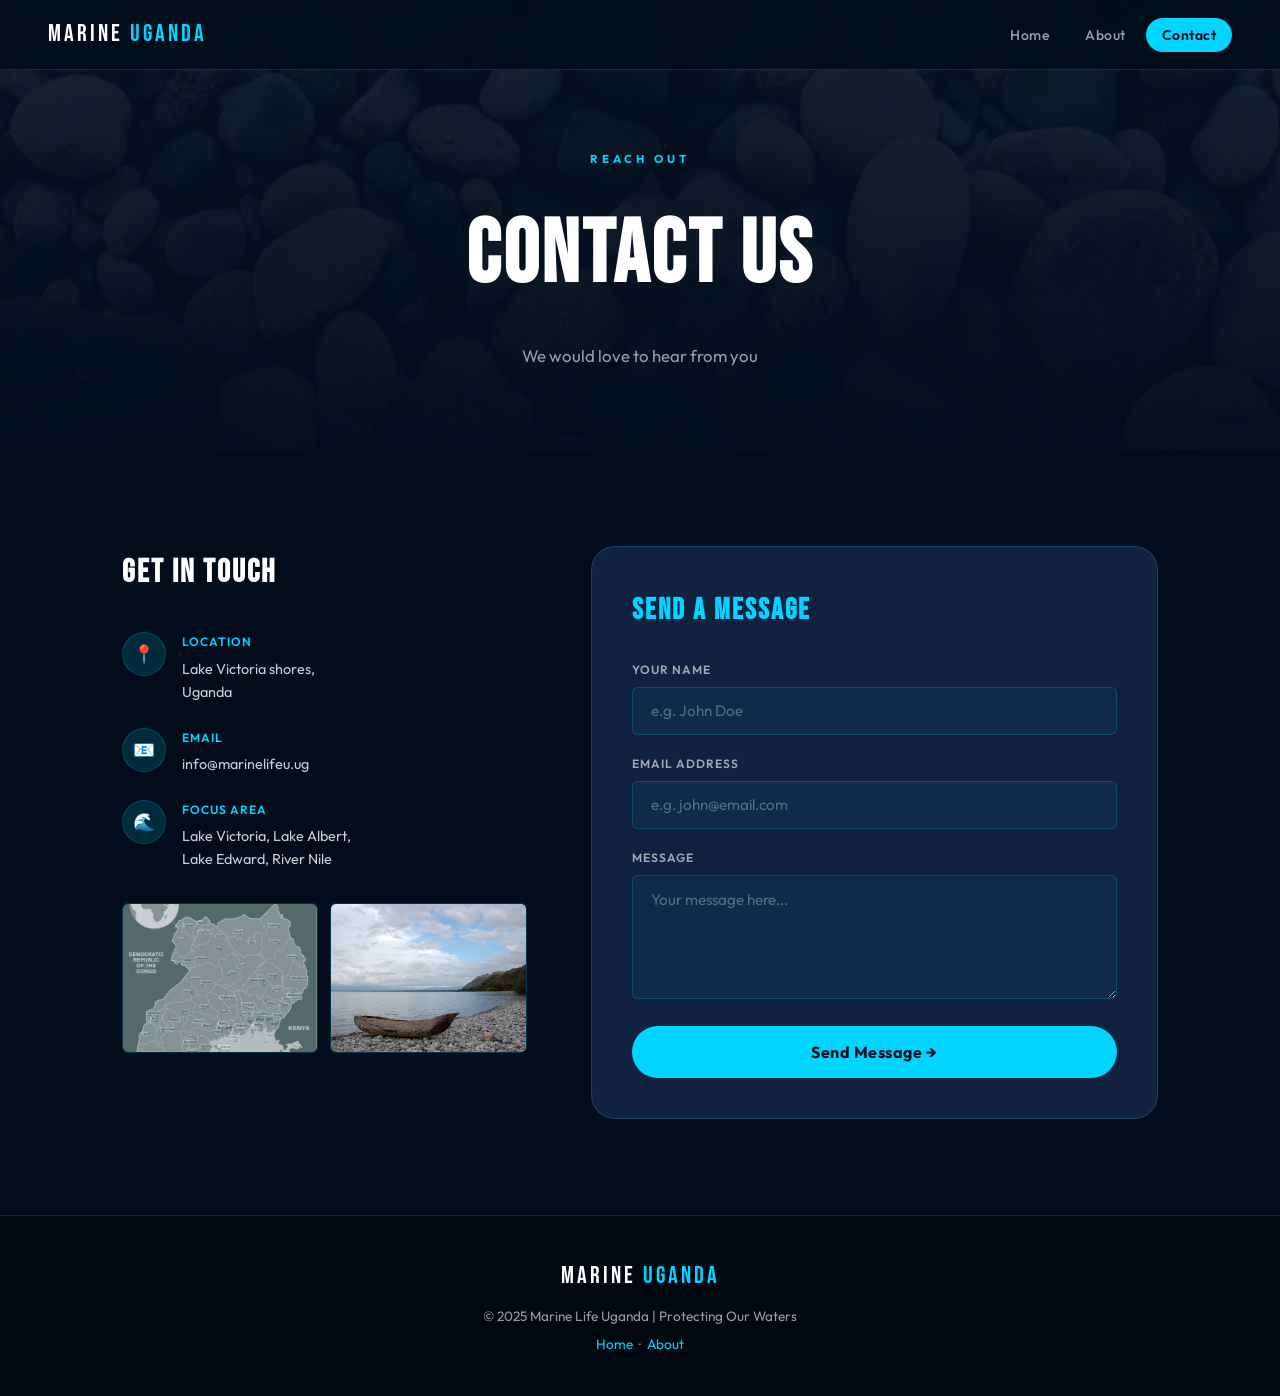
<file: contact.html>
<!DOCTYPE html>
<html lang="en">
<head>
  <meta charset="UTF-8">
  <meta name="viewport" content="width=device-width, initial-scale=1.0">
  <title>Contact Us - Marine Life in Uganda</title>
  <link rel="stylesheet" href="style.css">
</head>
<body>

  <!-- ===== NAVBAR ===== -->
  <nav class="navbar">
    <div class="nav-logo">MARINE <span>UGANDA</span></div>
    <ul>
      <li><a href="index.html">Home</a></li>
      <li><a href="about.html">About</a></li>
      <li><a href="contact.html" class="active">Contact</a></li>
    </ul>
  </nav>

  <!-- ===== PAGE HERO ===== -->
  <div class="page-hero">
    <div class="page-hero-bg" style="background-image: url('pexels-scottwebb-1029604.jpg');"></div>
    <div class="page-hero-overlay"></div>
    <div class="page-hero-content">
      <span class="section-eyebrow">Reach Out</span>
      <h1>CONTACT US</h1>
      <p>We would love to hear from you</p>
    </div>
  </div>

  <!-- ===== CONTACT SECTION ===== -->
  <section class="contact-section">
    <div class="section-wrap">
      <div class="contact-grid">

        <!-- Info -->
        <div class="contact-info-box">
          <h2>Get In Touch</h2>

          <div class="contact-detail">
            <div class="contact-icon">📍</div>
            <div class="contact-detail-text">
              <strong>Location</strong>
              <p>Lake Victoria shores,<br>Uganda</p>
            </div>
          </div>

          <div class="contact-detail">
            <div class="contact-icon">📧</div>
            <div class="contact-detail-text">
              <strong>Email</strong>
              <p>info@marinelifeu.ug</p>
            </div>
          </div>

          <div class="contact-detail">
            <div class="contact-icon">🌊</div>
            <div class="contact-detail-text">
              <strong>Focus Area</strong>
              <p>Lake Victoria, Lake Albert,<br>Lake Edward, River Nile</p>
            </div>
          </div>

          <div class="map-images">
            <img src="Screenshot 2025-10-31 3.00.42 PM.png" alt="Map">
            <img src="africa-3501963.jpg" alt="Lake Uganda">
          </div>
        </div>

        <!-- Form -->
        <div class="contact-form-box">
          <h3>SEND A MESSAGE</h3>
          <form id="contact-form">
            <div class="form-group">
              <label for="name">Your Name</label>
              <input type="text" id="name" placeholder="e.g. John Doe" required>
            </div>
            <div class="form-group">
              <label for="email">Email Address</label>
              <input type="email" id="email" placeholder="e.g. john@email.com" required>
            </div>
            <div class="form-group">
              <label for="message">Message</label>
              <textarea id="message" rows="5" placeholder="Your message here..." required></textarea>
            </div>
            <button type="submit" class="submit-btn">Send Message →</button>
          </form>
        </div>

      </div>
    </div>
  </section>

  <!-- ===== FOOTER ===== -->
  <footer>
    <span class="footer-logo">MARINE <span>UGANDA</span></span>
    <p>© 2025 Marine Life Uganda | Protecting Our Waters</p>
    <p style="margin-top:0.3rem;"><a href="index.html" style="color:var(--cyan);">Home</a> &nbsp;·&nbsp; <a href="about.html" style="color:var(--cyan);">About</a></p>
  </footer>

  <script src="script.js"></script>
</body>
</html>
</file>
<file: style.css>
/* =============================================
   MARINE LIFE UGANDA
   Deep Ocean Editorial Theme
   Fonts: Bebas Neue + Inter
   Palette: Deep Navy + Electric Cyan + White
   ============================================= */

@import url('https://fonts.googleapis.com/css2?family=Bebas+Neue&family=Outfit:wght@300;400;500;600;700&display=swap');

/* --- CSS Variables --- */
:root {
  --navy:        #020c1b;
  --navy-mid:    #0a1628;
  --navy-light:  #112240;
  --cyan:        #00d4ff;
  --cyan-dark:   #0096c7;
  --cyan-glow:   rgba(0,212,255,0.15);
  --white:       #ffffff;
  --off-white:   #e8f4f8;
  --text-dim:    rgba(255,255,255,0.6);
  --text-mid:    rgba(255,255,255,0.8);
  --border:      rgba(0,212,255,0.2);
  --shadow:      0 8px 32px rgba(0,0,0,0.4);
  --shadow-glow: 0 0 40px rgba(0,212,255,0.15);
  --radius-sm:   6px;
  --radius-md:   14px;
  --radius-lg:   24px;
}

/* --- Reset & Base --- */
*, *::before, *::after { box-sizing: border-box; margin: 0; padding: 0; }
html { scroll-behavior: smooth; }

body {
  font-family: 'Outfit', sans-serif;
  background: var(--navy);
  color: var(--white);
  line-height: 1.7;
  overflow-x: hidden;
}

a { text-decoration: none; color: inherit; }
img { max-width: 100%; display: block; }

/* =============================================
   NAVBAR
   ============================================= */

.navbar {
  position: fixed;
  top: 0;
  left: 0;
  right: 0;
  z-index: 100;
  padding: 0 3rem;
  height: 70px;
  display: flex;
  align-items: center;
  justify-content: space-between;
  background: rgba(2,12,27,0.85);
  backdrop-filter: blur(16px);
  border-bottom: 1px solid var(--border);
  transition: background 0.3s;
}

.nav-logo {
  font-family: 'Bebas Neue', sans-serif;
  font-size: 1.5rem;
  letter-spacing: 3px;
  color: var(--white);
}

.nav-logo span { color: var(--cyan); }

nav ul {
  list-style: none;
  display: flex;
  gap: 0.25rem;
  align-items: center;
}

nav ul li a {
  color: var(--text-dim);
  font-size: 0.875rem;
  font-weight: 500;
  padding: 0.5rem 1rem;
  border-radius: 50px;
  letter-spacing: 0.5px;
  transition: all 0.25s;
}

nav ul li a:hover { color: var(--white); background: rgba(255,255,255,0.06); }

nav ul li a.active {
  color: var(--navy);
  background: var(--cyan);
  font-weight: 600;
}

/* =============================================
   HERO
   ============================================= */

.hero {
  position: relative;
  min-height: 100vh;
  display: flex;
  align-items: center;
  justify-content: center;
  text-align: center;
  overflow: hidden;
  background: var(--navy);
}

.hero-bg {
  position: absolute;
  inset: 0;
  background: url('pexels-francesco-ungaro-3410956.jpg') center center / cover no-repeat;
  opacity: 0.35;
  transform: scale(1.05);
  animation: slowZoom 20s ease infinite alternate;
}

@keyframes slowZoom {
  from { transform: scale(1.05); }
  to   { transform: scale(1.12); }
}

.hero-overlay {
  position: absolute;
  inset: 0;
  background: linear-gradient(
    180deg,
    rgba(2,12,27,0.3) 0%,
    rgba(2,12,27,0.1) 40%,
    rgba(2,12,27,0.9) 100%
  );
}

/* Animated water ripple effect */
.hero-ripple {
  position: absolute;
  inset: 0;
  background: radial-gradient(ellipse at 50% 120%, rgba(0,212,255,0.12) 0%, transparent 60%);
  animation: ripplePulse 4s ease-in-out infinite;
}

@keyframes ripplePulse {
  0%, 100% { opacity: 0.5; transform: scaleY(1); }
  50% { opacity: 1; transform: scaleY(1.1); }
}

.hero-content {
  position: relative;
  z-index: 1;
  max-width: 780px;
  padding: 2rem;
  animation: heroIn 1.2s ease both;
}

@keyframes heroIn {
  from { opacity: 0; transform: translateY(50px); }
  to   { opacity: 1; transform: translateY(0); }
}

.hero-tag {
  display: inline-flex;
  align-items: center;
  gap: 0.5rem;
  background: var(--cyan-glow);
  border: 1px solid var(--border);
  color: var(--cyan);
  font-size: 0.75rem;
  font-weight: 600;
  letter-spacing: 3px;
  text-transform: uppercase;
  padding: 0.4rem 1.2rem;
  border-radius: 50px;
  margin-bottom: 1.5rem;
}

.hero h1 {
  font-family: 'Bebas Neue', sans-serif;
  font-size: clamp(3.5rem, 10vw, 8rem);
  line-height: 0.95;
  letter-spacing: 2px;
  color: var(--white);
  margin-bottom: 1.5rem;
  text-shadow: 0 0 80px rgba(0,212,255,0.3);
}

.hero h1 span { color: var(--cyan); }

.hero p {
  font-size: 1.1rem;
  color: var(--text-mid);
  max-width: 520px;
  margin: 0 auto 2.5rem;
  line-height: 1.8;
}

.hero-cta {
  display: flex;
  gap: 1rem;
  justify-content: center;
  flex-wrap: wrap;
}

.btn {
  display: inline-block;
  padding: 0.85rem 2rem;
  border-radius: 50px;
  font-family: 'Outfit', sans-serif;
  font-weight: 600;
  font-size: 0.9rem;
  letter-spacing: 0.5px;
  transition: all 0.3s;
  cursor: pointer;
  border: none;
}

.btn-cyan {
  background: var(--cyan);
  color: var(--navy);
  box-shadow: 0 4px 20px rgba(0,212,255,0.35);
}

.btn-cyan:hover {
  background: var(--white);
  transform: translateY(-2px);
  box-shadow: 0 8px 30px rgba(0,212,255,0.45);
}

.btn-ghost {
  background: transparent;
  color: var(--white);
  border: 1.5px solid rgba(255,255,255,0.3);
}

.btn-ghost:hover {
  border-color: var(--cyan);
  color: var(--cyan);
  transform: translateY(-2px);
}

/* Scroll indicator */
.scroll-hint {
  position: absolute;
  bottom: 2rem;
  left: 50%;
  transform: translateX(-50%);
  display: flex;
  flex-direction: column;
  align-items: center;
  gap: 0.5rem;
  color: var(--text-dim);
  font-size: 0.75rem;
  letter-spacing: 2px;
  text-transform: uppercase;
  animation: bounce 2s ease infinite;
  z-index: 1;
}

.scroll-hint::after {
  content: '';
  width: 1px;
  height: 40px;
  background: linear-gradient(to bottom, var(--cyan), transparent);
}

@keyframes bounce {
  0%, 100% { transform: translateX(-50%) translateY(0); }
  50% { transform: translateX(-50%) translateY(8px); }
}

/* =============================================
   STATS BAR
   ============================================= */

.stats-bar {
  background: var(--navy-light);
  border-top: 1px solid var(--border);
  border-bottom: 1px solid var(--border);
  padding: 2rem;
  display: flex;
  justify-content: center;
  gap: 0;
}

.stat-item {
  text-align: center;
  padding: 0 3rem;
  border-right: 1px solid var(--border);
}

.stat-item:last-child { border-right: none; }

.stat-num {
  font-family: 'Bebas Neue', sans-serif;
  font-size: 2.5rem;
  color: var(--cyan);
  letter-spacing: 2px;
  line-height: 1;
}

.stat-lbl {
  font-size: 0.75rem;
  color: var(--text-dim);
  text-transform: uppercase;
  letter-spacing: 1.5px;
  margin-top: 0.3rem;
}

/* =============================================
   SECTION SHARED
   ============================================= */

.section-wrap {
  max-width: 1100px;
  margin: 0 auto;
  padding: 6rem 2rem;
}

.section-eyebrow {
  font-size: 0.72rem;
  font-weight: 700;
  letter-spacing: 4px;
  text-transform: uppercase;
  color: var(--cyan);
  margin-bottom: 0.75rem;
  display: block;
}

.section-heading {
  font-family: 'Bebas Neue', sans-serif;
  font-size: clamp(2.5rem, 5vw, 4rem);
  letter-spacing: 2px;
  line-height: 1;
  color: var(--white);
  margin-bottom: 1.2rem;
}

.section-body {
  font-size: 1rem;
  color: var(--text-mid);
  max-width: 580px;
  line-height: 1.85;
}

/* =============================================
   WELCOME / INTRO SECTION
   ============================================= */

.welcome-section {
  background: var(--navy-mid);
  border-top: 1px solid var(--border);
}

.welcome-grid {
  display: grid;
  grid-template-columns: 1fr 1fr;
  gap: 5rem;
  align-items: center;
}

.welcome-images {
  display: grid;
  grid-template-columns: 1fr 1fr;
  gap: 0.75rem;
}

.welcome-images img {
  width: 100%;
  height: 200px;
  object-fit: cover;
  border-radius: var(--radius-md);
  border: 1px solid var(--border);
  transition: transform 0.3s, box-shadow 0.3s;
}

.welcome-images img:hover {
  transform: scale(1.03);
  box-shadow: var(--shadow-glow);
}

.welcome-images img:first-child {
  grid-column: span 2;
  height: 250px;
}

/* =============================================
   SPECIES SECTION
   ============================================= */

.species-section {
  background: var(--navy);
  position: relative;
  overflow: hidden;
}

.species-section::before {
  content: '';
  position: absolute;
  top: 0; left: 0; right: 0;
  height: 1px;
  background: linear-gradient(to right, transparent, var(--cyan), transparent);
}

.species-grid {
  display: grid;
  grid-template-columns: repeat(auto-fill, minmax(220px, 1fr));
  gap: 1rem;
  margin-top: 3rem;
}

.species-card {
  position: relative;
  border-radius: var(--radius-md);
  overflow: hidden;
  border: 1px solid var(--border);
  cursor: pointer;
  group: true;
  transition: transform 0.3s, box-shadow 0.3s;
}

.species-card:hover {
  transform: translateY(-6px);
  box-shadow: var(--shadow-glow);
  border-color: var(--cyan);
}

.species-card img {
  width: 100%;
  height: 220px;
  object-fit: cover;
  display: block;
  transition: transform 0.4s;
}

.species-card:hover img { transform: scale(1.08); }

.species-card-overlay {
  position: absolute;
  inset: 0;
  background: linear-gradient(to top, rgba(2,12,27,0.95) 0%, transparent 50%);
  display: flex;
  flex-direction: column;
  justify-content: flex-end;
  padding: 1.2rem;
}

.species-name {
  font-family: 'Bebas Neue', sans-serif;
  font-size: 1.3rem;
  letter-spacing: 1px;
  color: var(--white);
}

.species-tag {
  font-size: 0.72rem;
  color: var(--cyan);
  font-weight: 600;
  letter-spacing: 1px;
  text-transform: uppercase;
  margin-top: 0.2rem;
}

/* =============================================
   CHALLENGES SECTION
   ============================================= */

.challenges-section {
  background: var(--navy-mid);
  border-top: 1px solid var(--border);
}

.challenges-intro {
  display: grid;
  grid-template-columns: 1fr 1fr;
  gap: 5rem;
  align-items: center;
  margin-bottom: 3rem;
}

.challenges-gallery {
  display: grid;
  grid-template-columns: repeat(3, 1fr);
  gap: 0.75rem;
  margin-top: 3rem;
}

.challenges-gallery img {
  width: 100%;
  height: 200px;
  object-fit: cover;
  border-radius: var(--radius-sm);
  border: 1px solid var(--border);
  transition: transform 0.3s, box-shadow 0.3s, border-color 0.3s;
  cursor: pointer;
}

.challenges-gallery img:hover {
  transform: scale(1.03);
  box-shadow: var(--shadow-glow);
  border-color: var(--cyan);
}

.challenges-gallery img:first-child {
  grid-column: span 2;
  height: 260px;
}

.challenge-points {
  margin-top: 1.5rem;
  display: flex;
  flex-direction: column;
  gap: 1rem;
}

.challenge-point {
  display: flex;
  align-items: flex-start;
  gap: 1rem;
  padding: 1rem 1.2rem;
  background: var(--cyan-glow);
  border: 1px solid var(--border);
  border-radius: var(--radius-sm);
}

.challenge-icon {
  font-size: 1.3rem;
  flex-shrink: 0;
  margin-top: 0.1rem;
}

.challenge-text strong {
  display: block;
  font-weight: 600;
  color: var(--white);
  margin-bottom: 0.2rem;
  font-size: 0.95rem;
}

.challenge-text p {
  font-size: 0.875rem;
  color: var(--text-dim);
  line-height: 1.6;
}

/* =============================================
   ABOUT PAGE
   ============================================= */

.page-hero {
  min-height: 50vh;
  display: flex;
  align-items: center;
  justify-content: center;
  text-align: center;
  position: relative;
  overflow: hidden;
  background: var(--navy-mid);
  padding-top: 70px;
}

.page-hero-bg {
  position: absolute;
  inset: 0;
  opacity: 0.2;
  background-size: cover;
  background-position: center;
}

.page-hero-overlay {
  position: absolute;
  inset: 0;
  background: linear-gradient(180deg, rgba(2,12,27,0.5) 0%, rgba(2,12,27,0.9) 100%);
}

.page-hero-content {
  position: relative;
  z-index: 1;
  padding: 3rem 2rem;
}

.page-hero-content h1 {
  font-family: 'Bebas Neue', sans-serif;
  font-size: clamp(3rem, 7vw, 5.5rem);
  letter-spacing: 3px;
  color: var(--white);
  margin-bottom: 0.75rem;
}

.page-hero-content p {
  font-size: 1.05rem;
  color: var(--text-dim);
}

.mission-section { background: var(--navy); }

.mission-card {
  background: var(--navy-light);
  border: 1px solid var(--border);
  border-radius: var(--radius-lg);
  padding: 3rem;
  margin-bottom: 1.5rem;
  position: relative;
  overflow: hidden;
  transition: box-shadow 0.3s, border-color 0.3s;
}

.mission-card:hover {
  box-shadow: var(--shadow-glow);
  border-color: var(--cyan);
}

.mission-card::before {
  content: '';
  position: absolute;
  top: 0; left: 0;
  width: 4px;
  height: 100%;
  background: var(--cyan);
  border-radius: 4px 0 0 4px;
}

.mission-card h2 {
  font-family: 'Bebas Neue', sans-serif;
  font-size: 1.8rem;
  letter-spacing: 2px;
  color: var(--cyan);
  margin-bottom: 1rem;
}

.mission-card p {
  color: var(--text-mid);
  font-size: 0.95rem;
  line-height: 1.85;
}

.economy-section {
  background: var(--navy-mid);
  border-top: 1px solid var(--border);
}

.economy-grid {
  display: grid;
  grid-template-columns: 1fr 1fr;
  gap: 5rem;
  align-items: center;
}

.economy-images {
  display: grid;
  grid-template-columns: 1fr 1fr;
  gap: 0.75rem;
}

.economy-images img {
  width: 100%;
  height: 180px;
  object-fit: cover;
  border-radius: var(--radius-md);
  border: 1px solid var(--border);
  transition: transform 0.3s, box-shadow 0.3s;
}

.economy-images img:hover {
  transform: scale(1.03);
  box-shadow: var(--shadow-glow);
}

.economy-images img:first-child {
  grid-column: span 2;
  height: 220px;
}

.team-section { background: var(--navy); }

.team-card {
  background: var(--navy-light);
  border: 1px solid var(--border);
  border-radius: var(--radius-md);
  padding: 2.5rem;
  text-align: center;
  max-width: 700px;
  margin: 0 auto;
}

.team-card .team-icon { font-size: 3rem; margin-bottom: 1rem; }

.team-card h2 {
  font-family: 'Bebas Neue', sans-serif;
  font-size: 2rem;
  letter-spacing: 2px;
  color: var(--cyan);
  margin-bottom: 1rem;
}

.team-card p {
  color: var(--text-mid);
  font-size: 0.95rem;
  line-height: 1.85;
}

/* =============================================
   CONTACT PAGE
   ============================================= */

.contact-section {
  background: var(--navy);
  padding-top: 0;
}

.contact-grid {
  display: grid;
  grid-template-columns: 1fr 1.4fr;
  gap: 4rem;
  align-items: start;
}

.contact-info-box h2 {
  font-family: 'Bebas Neue', sans-serif;
  font-size: 2rem;
  letter-spacing: 2px;
  color: var(--white);
  margin-bottom: 2rem;
}

.contact-detail {
  display: flex;
  align-items: flex-start;
  gap: 1rem;
  margin-bottom: 1.5rem;
}

.contact-icon {
  width: 44px;
  height: 44px;
  background: var(--cyan-glow);
  border: 1px solid var(--border);
  border-radius: 50%;
  display: flex;
  align-items: center;
  justify-content: center;
  font-size: 1.1rem;
  flex-shrink: 0;
}

.contact-detail-text strong {
  display: block;
  font-weight: 600;
  color: var(--cyan);
  font-size: 0.75rem;
  text-transform: uppercase;
  letter-spacing: 1px;
  margin-bottom: 0.3rem;
}

.contact-detail-text p {
  color: var(--text-mid);
  font-size: 0.9rem;
  line-height: 1.6;
}

.map-images {
  display: grid;
  grid-template-columns: 1fr 1fr;
  gap: 0.75rem;
  margin-top: 2rem;
}

.map-images img {
  width: 100%;
  height: 150px;
  object-fit: cover;
  border-radius: var(--radius-sm);
  border: 1px solid var(--border);
}

.contact-form-box {
  background: var(--navy-light);
  border: 1px solid var(--border);
  border-radius: var(--radius-lg);
  padding: 2.5rem;
}

.contact-form-box h3 {
  font-family: 'Bebas Neue', sans-serif;
  font-size: 1.8rem;
  letter-spacing: 2px;
  color: var(--cyan);
  margin-bottom: 1.5rem;
}

.form-group { margin-bottom: 1.2rem; }

.form-group label {
  display: block;
  font-size: 0.75rem;
  font-weight: 600;
  text-transform: uppercase;
  letter-spacing: 1px;
  color: var(--text-dim);
  margin-bottom: 0.4rem;
}

input[type="text"],
input[type="email"],
textarea {
  display: block;
  width: 100%;
  padding: 0.85rem 1.1rem;
  background: rgba(0,212,255,0.05);
  border: 1.5px solid var(--border);
  border-radius: var(--radius-sm);
  color: var(--white);
  font-family: 'Outfit', sans-serif;
  font-size: 0.95rem;
  outline: none;
  transition: border-color 0.2s, box-shadow 0.2s, background 0.2s;
}

input::placeholder, textarea::placeholder { color: rgba(255,255,255,0.3); }

input:focus, textarea:focus {
  border-color: var(--cyan);
  box-shadow: 0 0 0 3px rgba(0,212,255,0.1);
  background: rgba(0,212,255,0.08);
}

textarea { resize: vertical; min-height: 120px; }

.submit-btn {
  width: 100%;
  padding: 1rem;
  background: var(--cyan);
  color: var(--navy);
  border: none;
  border-radius: 50px;
  font-family: 'Outfit', sans-serif;
  font-weight: 700;
  font-size: 1rem;
  cursor: pointer;
  transition: all 0.3s;
  margin-top: 0.5rem;
  letter-spacing: 0.5px;
}

.submit-btn:hover {
  background: var(--white);
  transform: translateY(-2px);
  box-shadow: 0 8px 24px rgba(0,212,255,0.3);
}

/* =============================================
   FOOTER
   ============================================= */

footer {
  background: #010810;
  border-top: 1px solid var(--border);
  padding: 2.5rem 2rem;
  text-align: center;
}

.footer-logo {
  font-family: 'Bebas Neue', sans-serif;
  font-size: 1.5rem;
  letter-spacing: 3px;
  color: var(--white);
  margin-bottom: 0.5rem;
  display: block;
}

.footer-logo span { color: var(--cyan); }

footer p {
  color: var(--text-dim);
  font-size: 0.85rem;
  margin-top: 0.3rem;
}

/* =============================================
   SCROLL ANIMATIONS
   ============================================= */

.fade-hidden {
  opacity: 0;
  transform: translateY(28px);
  transition: opacity 0.7s ease, transform 0.7s ease;
}

.fade-visible {
  opacity: 1;
  transform: translateY(0);
}

/* =============================================
   MOBILE NAV
   ============================================= */

.menu-toggle {
  display: none;
  background: none;
  border: 1.5px solid var(--border);
  color: var(--white);
  font-size: 1.3rem;
  padding: 0.3rem 0.8rem;
  border-radius: var(--radius-sm);
  cursor: pointer;
}

@media (max-width: 768px) {
  .menu-toggle { display: block; }
  .navbar { padding: 0 1.5rem; flex-wrap: wrap; height: auto; min-height: 70px; gap: 0.5rem; }
  nav { width: 100%; }
  nav ul {
    display: none;
    flex-direction: column;
    width: 100%;
    background: var(--navy-mid);
    padding: 1rem;
    gap: 0.25rem;
    border-top: 1px solid var(--border);
  }
  nav ul.nav-open { display: flex; }
  .welcome-grid,
  .challenges-intro,
  .economy-grid,
  .contact-grid { grid-template-columns: 1fr; gap: 2.5rem; }
  .stats-bar { flex-wrap: wrap; gap: 1rem; }
  .stat-item { border-right: none; padding: 0.5rem 1.5rem; }
  .challenges-gallery { grid-template-columns: 1fr 1fr; }
  .challenges-gallery img:first-child { grid-column: span 2; }
  .hero h1 { font-size: clamp(3rem, 15vw, 5rem); }
}

/* =============================================
   LIGHTBOX
   ============================================= */

.lightbox-overlay {
  position: fixed;
  inset: 0;
  background: rgba(0,0,0,0.96);
  display: flex;
  align-items: center;
  justify-content: center;
  z-index: 1000;
  opacity: 0;
  pointer-events: none;
  transition: opacity 0.3s;
}

.lightbox-overlay.lightbox-open { opacity: 1; pointer-events: all; }

.lightbox-img {
  max-width: 85vw;
  max-height: 82vh;
  border-radius: var(--radius-sm);
  object-fit: contain;
  border: 1px solid var(--border);
  box-shadow: var(--shadow-glow);
}

.lightbox-close {
  position: absolute;
  top: 1.5rem; right: 1.5rem;
  background: rgba(0,212,255,0.1);
  border: 1px solid var(--border);
  color: var(--white);
  width: 42px; height: 42px;
  border-radius: 50%;
  cursor: pointer;
  font-size: 1rem;
  display: flex;
  align-items: center;
  justify-content: center;
  transition: background 0.2s;
}

.lightbox-close:hover { background: var(--cyan); color: var(--navy); }

.lightbox-nav {
  position: absolute;
  top: 50%;
  transform: translateY(-50%);
  background: rgba(0,212,255,0.1);
  border: 1px solid var(--border);
  color: var(--white);
  width: 48px; height: 48px;
  border-radius: 50%;
  cursor: pointer;
  font-size: 1.5rem;
  display: flex;
  align-items: center;
  justify-content: center;
  transition: background 0.2s;
}

.lightbox-nav:hover { background: var(--cyan); color: var(--navy); }
.lightbox-prev { left: 1.5rem; }
.lightbox-next { right: 1.5rem; }

/* Back to top */
.back-to-top {
  position: fixed;
  bottom: 2rem; right: 2rem;
  background: var(--cyan);
  color: var(--navy);
  border: none;
  width: 46px; height: 46px;
  border-radius: 50%;
  font-size: 1.3rem;
  cursor: pointer;
  box-shadow: 0 4px 20px rgba(0,212,255,0.3);
  opacity: 0;
  transform: translateY(20px);
  transition: opacity 0.3s, transform 0.3s;
  pointer-events: none;
  z-index: 500;
  display: flex;
  align-items: center;
  justify-content: center;
  font-weight: 700;
}

.back-to-top.btn-visible { opacity: 1; transform: translateY(0); pointer-events: all; }
.back-to-top:hover { background: var(--white); }

/* Form messages */
.form-error-msg {
  background: rgba(255,50,50,0.1);
  color: #ff6b6b;
  padding: 0.75rem 1rem;
  border-radius: var(--radius-sm);
  margin-bottom: 1rem;
  font-size: 0.875rem;
  border-left: 3px solid #ff6b6b;
}

.form-success {
  background: var(--cyan-glow);
  color: var(--cyan);
  padding: 2rem;
  border-radius: var(--radius-md);
  font-size: 1rem;
  font-weight: 600;
  text-align: center;
  border: 1px solid var(--border);
}
</file>
